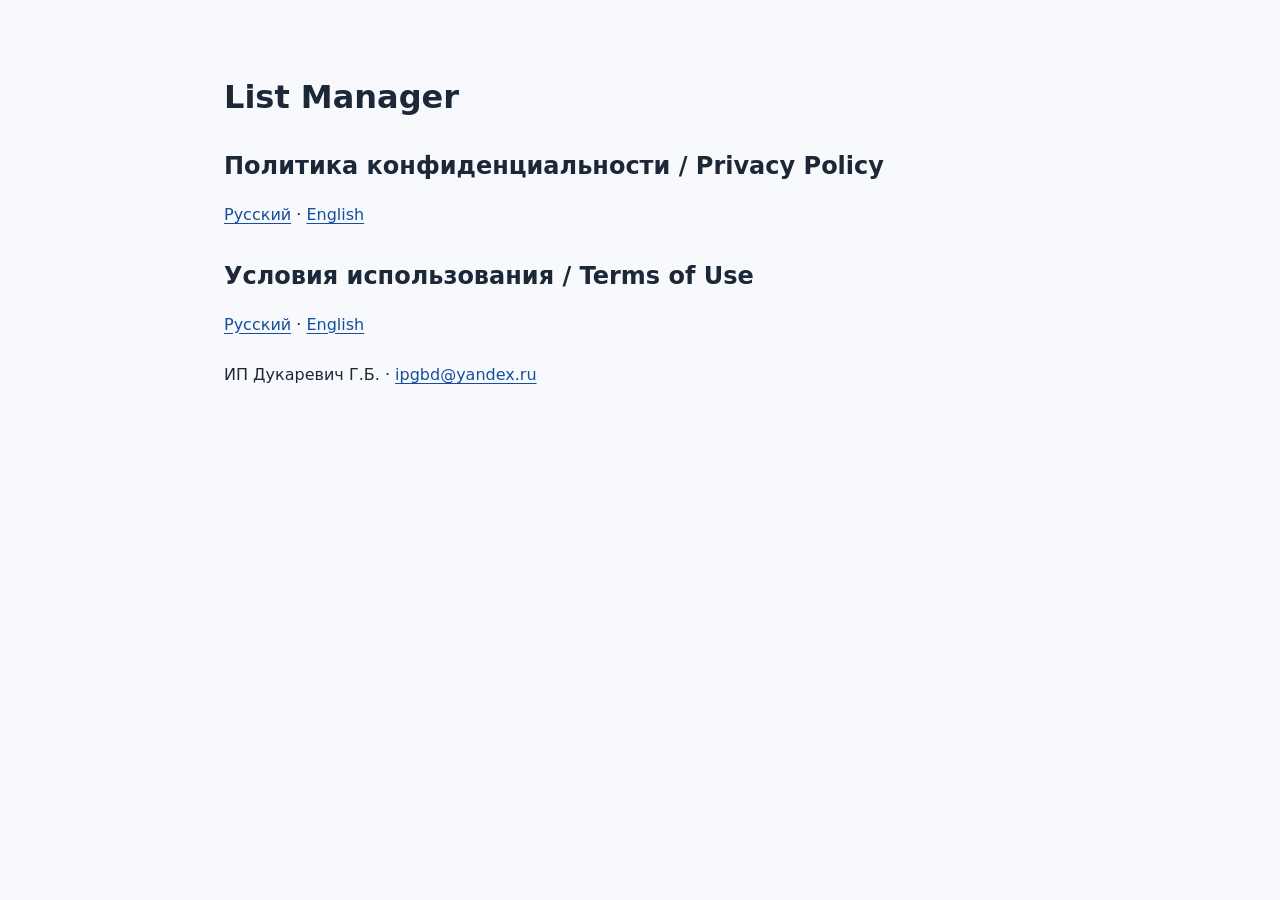
<file: index.html>
<!doctype html>
<html lang="ru">
<head>
  <meta charset="utf-8">
  <meta name="viewport" content="width=device-width, initial-scale=1">
  <title>List Manager — Правовые документы / Legal documents</title>
  <link rel="stylesheet" href="style.css">
</head>
<body><main>
  <h1>List Manager</h1>
  <h2>Политика конфиденциальности / Privacy Policy</h2>
  <nav aria-label="Privacy Policy"><a href="privacy/ru.html" lang="ru">Русский</a> · <a href="privacy/en.html" lang="en">English</a></nav>
  <h2>Условия использования / Terms of Use</h2>
  <nav aria-label="Terms of Use"><a href="terms/ru.html" lang="ru">Русский</a> · <a href="terms/en.html" lang="en">English</a></nav>
  <p>ИП Дукаревич Г.Б. · <a href="mailto:ipgbd@yandex.ru">ipgbd@yandex.ru</a></p>
</main></body>
</html>
</file>
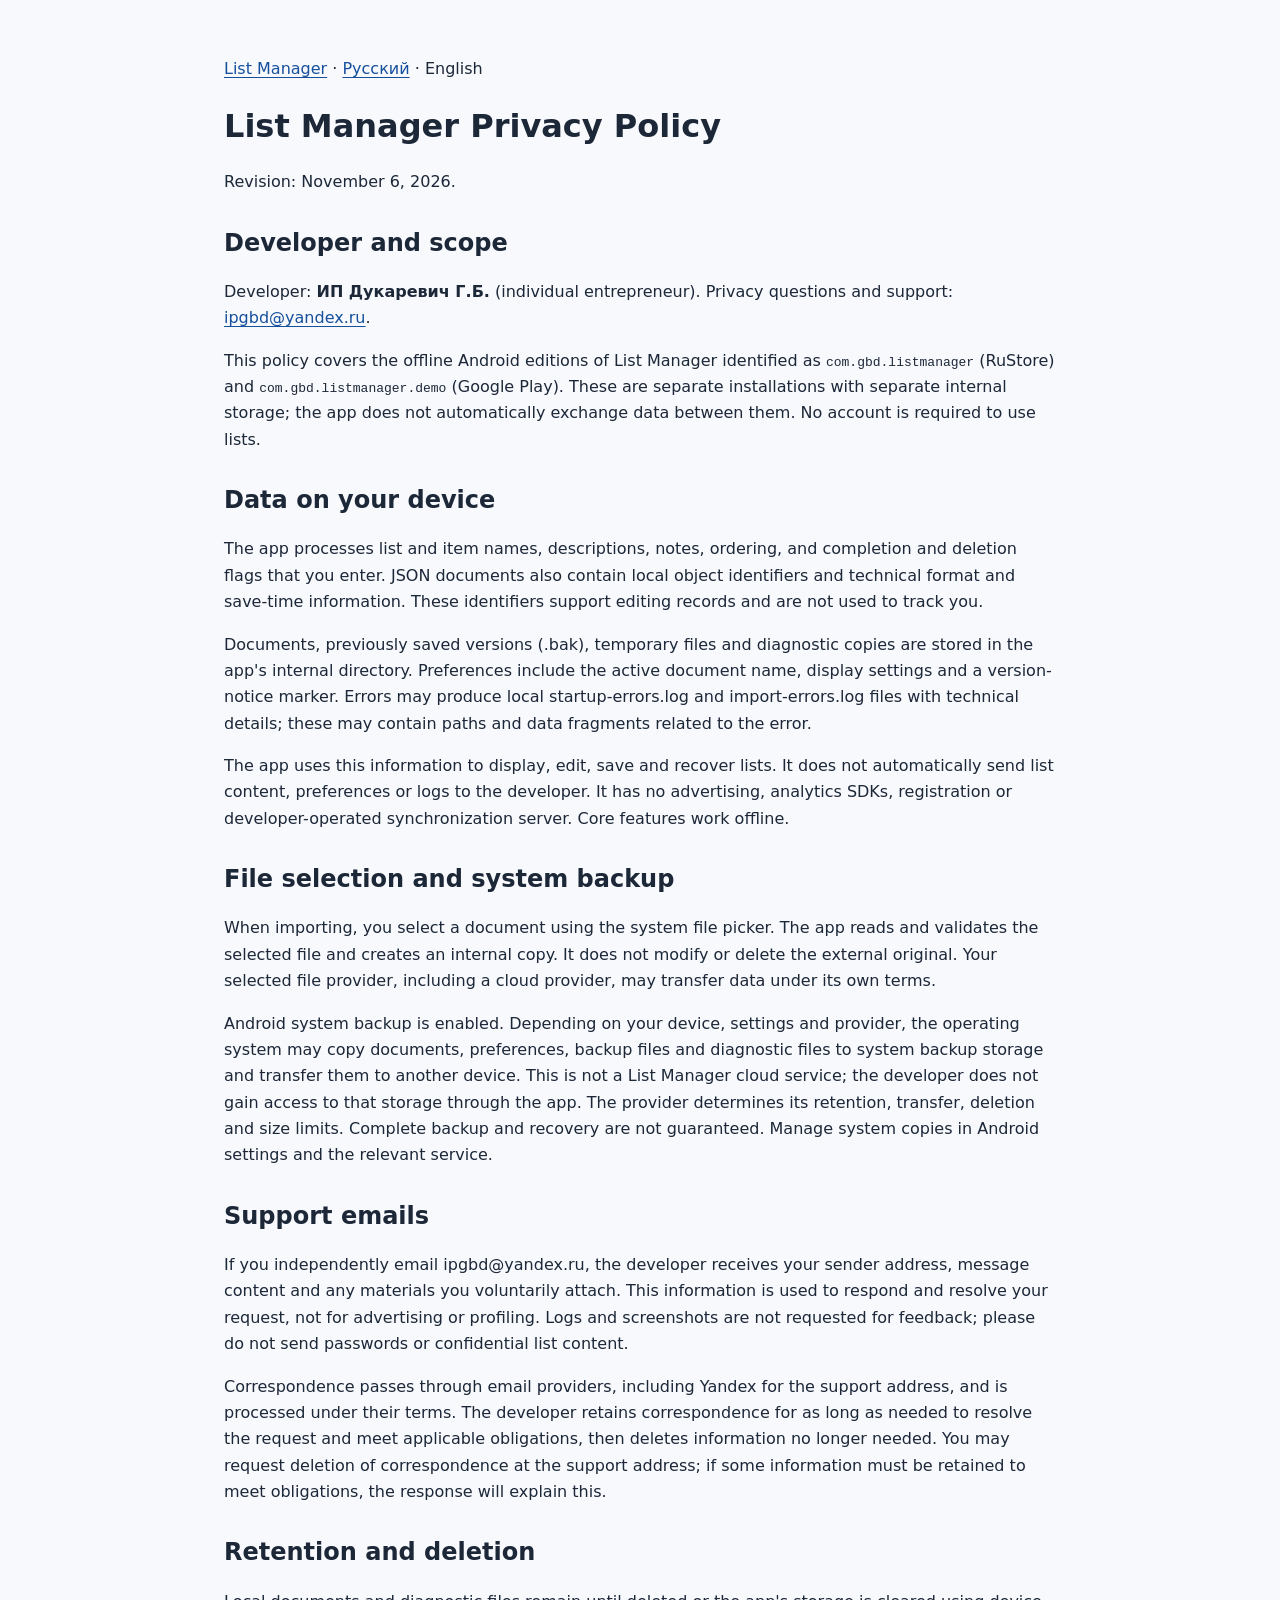
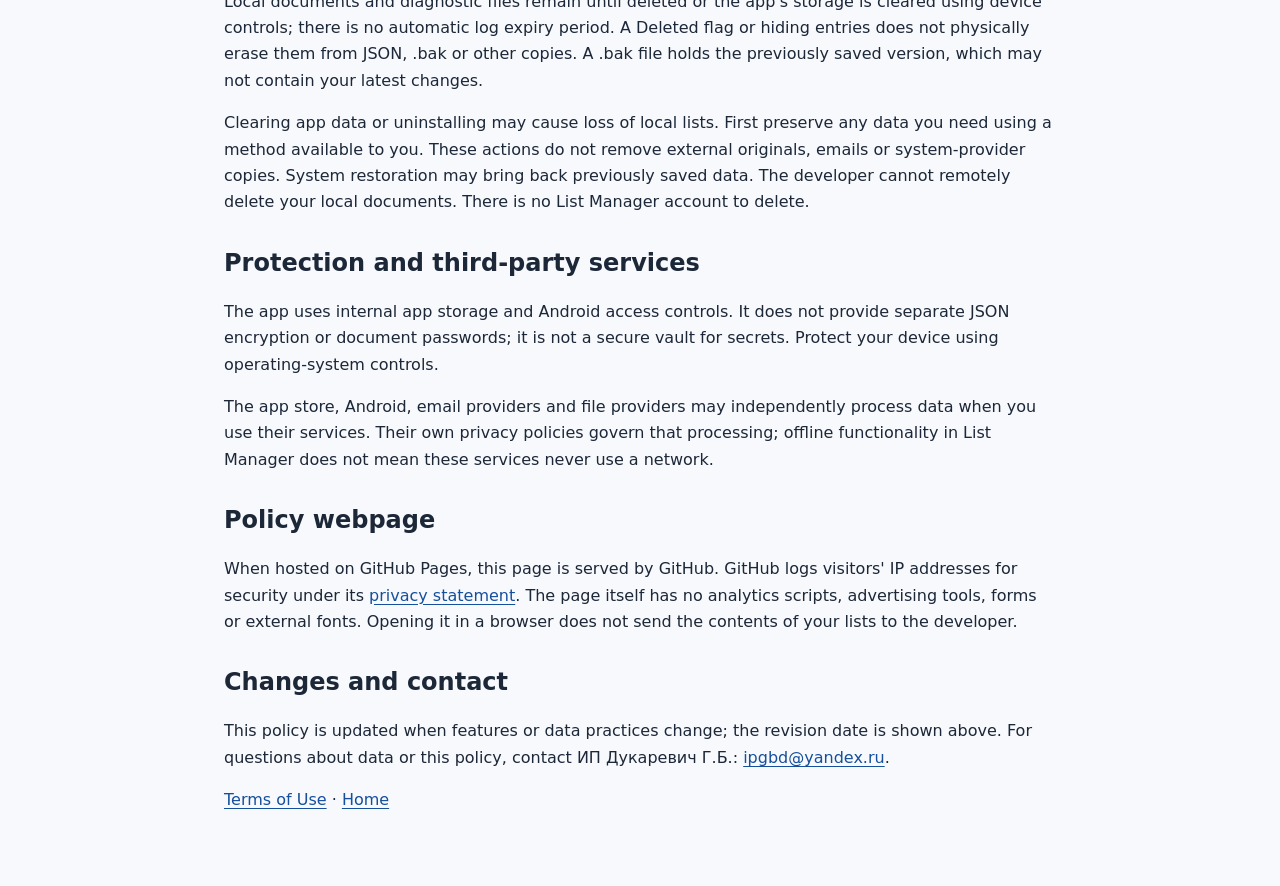
<file: privacy/en.html>
<!doctype html>
<html lang="en">
<head>
  <meta charset="utf-8">
  <meta name="viewport" content="width=device-width, initial-scale=1">
  <title>List Manager — Privacy Policy</title>
  <link rel="stylesheet" href="../style.css">
</head>
<body><main>
  <nav aria-label="Language"><a href="../index.html">List Manager</a> · <a href="ru.html" lang="ru" hreflang="ru">Русский</a> · English</nav>
  <h1>List Manager Privacy Policy</h1>
  <p>Revision: November 6, 2026.</p>

  <h2>Developer and scope</h2>
  <p>Developer: <strong>ИП Дукаревич Г.Б.</strong> (individual entrepreneur). Privacy questions and support: <a href="mailto:ipgbd@yandex.ru">ipgbd@yandex.ru</a>.</p>
  <p>This policy covers the offline Android editions of List Manager identified as <code>com.gbd.listmanager</code> (RuStore) and <code>com.gbd.listmanager.demo</code> (Google Play). These are separate installations with separate internal storage; the app does not automatically exchange data between them. No account is required to use lists.</p>

  <h2>Data on your device</h2>
  <p>The app processes list and item names, descriptions, notes, ordering, and completion and deletion flags that you enter. JSON documents also contain local object identifiers and technical format and save-time information. These identifiers support editing records and are not used to track you.</p>
  <p>Documents, previously saved versions (.bak), temporary files and diagnostic copies are stored in the app's internal directory. Preferences include the active document name, display settings and a version-notice marker. Errors may produce local startup-errors.log and import-errors.log files with technical details; these may contain paths and data fragments related to the error.</p>
  <p>The app uses this information to display, edit, save and recover lists. It does not automatically send list content, preferences or logs to the developer. It has no advertising, analytics SDKs, registration or developer-operated synchronization server. Core features work offline.</p>

  <h2>File selection and system backup</h2>
  <p>When importing, you select a document using the system file picker. The app reads and validates the selected file and creates an internal copy. It does not modify or delete the external original. Your selected file provider, including a cloud provider, may transfer data under its own terms.</p>
  <p>Android system backup is enabled. Depending on your device, settings and provider, the operating system may copy documents, preferences, backup files and diagnostic files to system backup storage and transfer them to another device. This is not a List Manager cloud service; the developer does not gain access to that storage through the app. The provider determines its retention, transfer, deletion and size limits. Complete backup and recovery are not guaranteed. Manage system copies in Android settings and the relevant service.</p>

  <h2>Support emails</h2>
  <p>If you independently email ipgbd@yandex.ru, the developer receives your sender address, message content and any materials you voluntarily attach. This information is used to respond and resolve your request, not for advertising or profiling. Logs and screenshots are not requested for feedback; please do not send passwords or confidential list content.</p>
  <p>Correspondence passes through email providers, including Yandex for the support address, and is processed under their terms. The developer retains correspondence for as long as needed to resolve the request and meet applicable obligations, then deletes information no longer needed. You may request deletion of correspondence at the support address; if some information must be retained to meet obligations, the response will explain this.</p>

  <h2>Retention and deletion</h2>
  <p>Local documents and diagnostic files remain until deleted or the app's storage is cleared using device controls; there is no automatic log expiry period. A Deleted flag or hiding entries does not physically erase them from JSON, .bak or other copies. A .bak file holds the previously saved version, which may not contain your latest changes.</p>
  <p>Clearing app data or uninstalling may cause loss of local lists. First preserve any data you need using a method available to you. These actions do not remove external originals, emails or system-provider copies. System restoration may bring back previously saved data. The developer cannot remotely delete your local documents. There is no List Manager account to delete.</p>

  <h2>Protection and third-party services</h2>
  <p>The app uses internal app storage and Android access controls. It does not provide separate JSON encryption or document passwords; it is not a secure vault for secrets. Protect your device using operating-system controls.</p>
  <p>The app store, Android, email providers and file providers may independently process data when you use their services. Their own privacy policies govern that processing; offline functionality in List Manager does not mean these services never use a network.</p>

  <h2>Policy webpage</h2>
  <p>When hosted on GitHub Pages, this page is served by GitHub. GitHub logs visitors' IP addresses for security under its <a href="https://docs.github.com/en/site-policy/privacy-policies/github-general-privacy-statement">privacy statement</a>. The page itself has no analytics scripts, advertising tools, forms or external fonts. Opening it in a browser does not send the contents of your lists to the developer.</p>

  <h2>Changes and contact</h2>
  <p>This policy is updated when features or data practices change; the revision date is shown above. For questions about data or this policy, contact ИП Дукаревич Г.Б.: <a href="mailto:ipgbd@yandex.ru">ipgbd@yandex.ru</a>.</p>
  <p><a href="../terms/en.html">Terms of Use</a> · <a href="../index.html">Home</a></p>
</main></body>
</html>
</file>
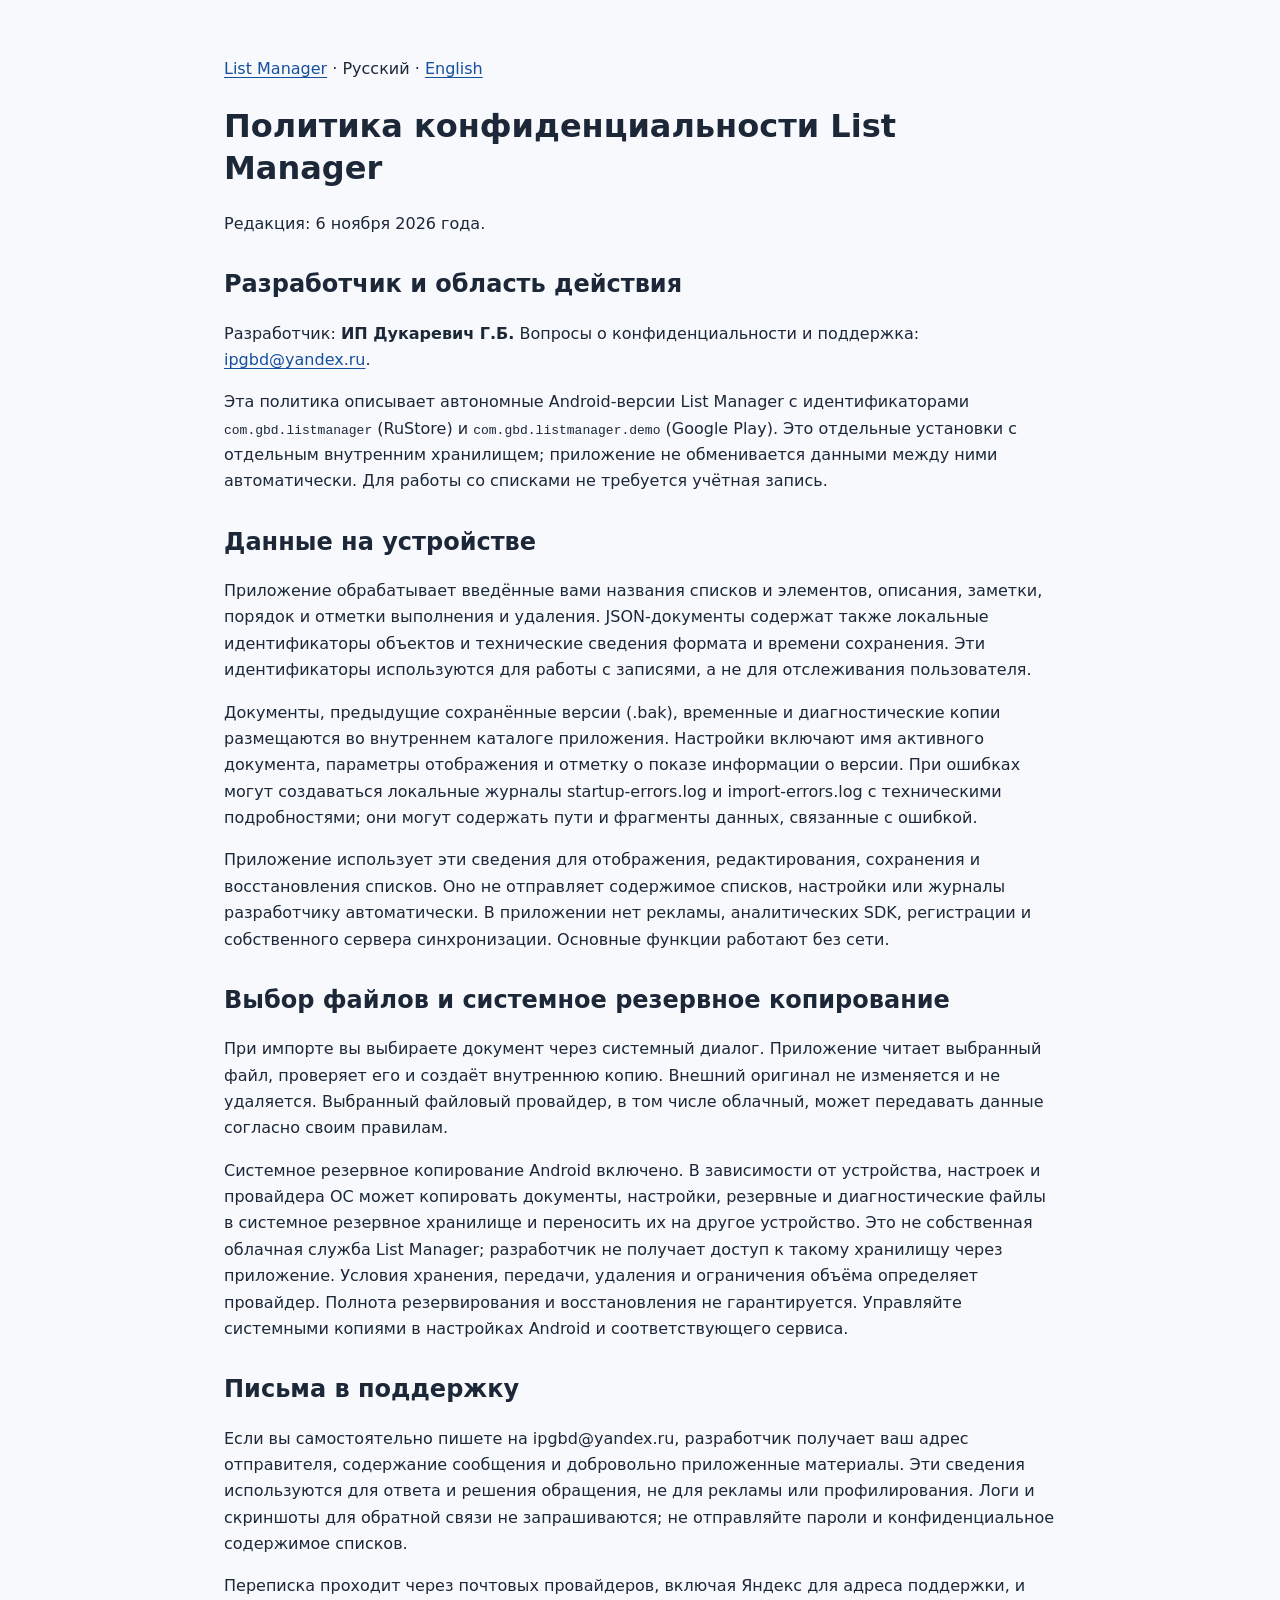
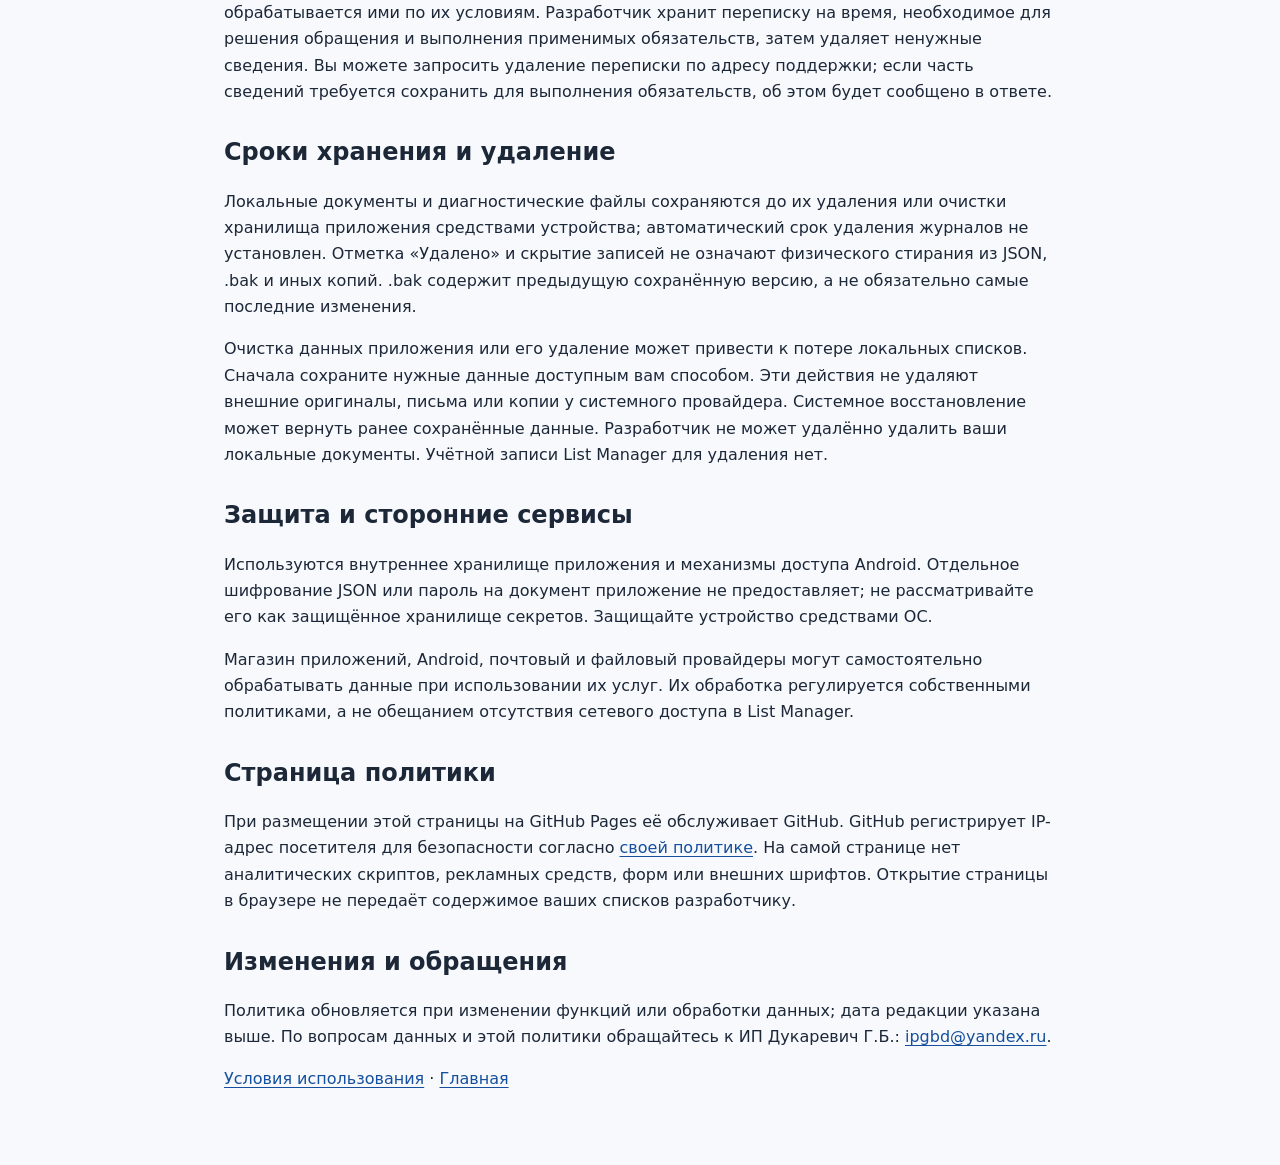
<file: privacy/ru.html>
<!doctype html>
<html lang="ru">
<head>
  <meta charset="utf-8">
  <meta name="viewport" content="width=device-width, initial-scale=1">
  <title>List Manager — Политика конфиденциальности</title>
  <link rel="stylesheet" href="../style.css">
</head>
<body><main>
  <nav aria-label="Язык"><a href="../index.html">List Manager</a> · Русский · <a href="en.html" lang="en" hreflang="en">English</a></nav>
  <h1>Политика конфиденциальности List Manager</h1>
  <p>Редакция: 6 ноября 2026 года.</p>

  <h2>Разработчик и область действия</h2>
  <p>Разработчик: <strong>ИП Дукаревич Г.Б.</strong> Вопросы о конфиденциальности и поддержка: <a href="mailto:ipgbd@yandex.ru">ipgbd@yandex.ru</a>.</p>
  <p>Эта политика описывает автономные Android-версии List Manager с идентификаторами <code>com.gbd.listmanager</code> (RuStore) и <code>com.gbd.listmanager.demo</code> (Google Play). Это отдельные установки с отдельным внутренним хранилищем; приложение не обменивается данными между ними автоматически. Для работы со списками не требуется учётная запись.</p>

  <h2>Данные на устройстве</h2>
  <p>Приложение обрабатывает введённые вами названия списков и элементов, описания, заметки, порядок и отметки выполнения и удаления. JSON-документы содержат также локальные идентификаторы объектов и технические сведения формата и времени сохранения. Эти идентификаторы используются для работы с записями, а не для отслеживания пользователя.</p>
  <p>Документы, предыдущие сохранённые версии (.bak), временные и диагностические копии размещаются во внутреннем каталоге приложения. Настройки включают имя активного документа, параметры отображения и отметку о показе информации о версии. При ошибках могут создаваться локальные журналы startup-errors.log и import-errors.log с техническими подробностями; они могут содержать пути и фрагменты данных, связанные с ошибкой.</p>
  <p>Приложение использует эти сведения для отображения, редактирования, сохранения и восстановления списков. Оно не отправляет содержимое списков, настройки или журналы разработчику автоматически. В приложении нет рекламы, аналитических SDK, регистрации и собственного сервера синхронизации. Основные функции работают без сети.</p>

  <h2>Выбор файлов и системное резервное копирование</h2>
  <p>При импорте вы выбираете документ через системный диалог. Приложение читает выбранный файл, проверяет его и создаёт внутреннюю копию. Внешний оригинал не изменяется и не удаляется. Выбранный файловый провайдер, в том числе облачный, может передавать данные согласно своим правилам.</p>
  <p>Системное резервное копирование Android включено. В зависимости от устройства, настроек и провайдера ОС может копировать документы, настройки, резервные и диагностические файлы в системное резервное хранилище и переносить их на другое устройство. Это не собственная облачная служба List Manager; разработчик не получает доступ к такому хранилищу через приложение. Условия хранения, передачи, удаления и ограничения объёма определяет провайдер. Полнота резервирования и восстановления не гарантируется. Управляйте системными копиями в настройках Android и соответствующего сервиса.</p>

  <h2>Письма в поддержку</h2>
  <p>Если вы самостоятельно пишете на ipgbd@yandex.ru, разработчик получает ваш адрес отправителя, содержание сообщения и добровольно приложенные материалы. Эти сведения используются для ответа и решения обращения, не для рекламы или профилирования. Логи и скриншоты для обратной связи не запрашиваются; не отправляйте пароли и конфиденциальное содержимое списков.</p>
  <p>Переписка проходит через почтовых провайдеров, включая Яндекс для адреса поддержки, и обрабатывается ими по их условиям. Разработчик хранит переписку на время, необходимое для решения обращения и выполнения применимых обязательств, затем удаляет ненужные сведения. Вы можете запросить удаление переписки по адресу поддержки; если часть сведений требуется сохранить для выполнения обязательств, об этом будет сообщено в ответе.</p>

  <h2>Сроки хранения и удаление</h2>
  <p>Локальные документы и диагностические файлы сохраняются до их удаления или очистки хранилища приложения средствами устройства; автоматический срок удаления журналов не установлен. Отметка «Удалено» и скрытие записей не означают физического стирания из JSON, .bak и иных копий. .bak содержит предыдущую сохранённую версию, а не обязательно самые последние изменения.</p>
  <p>Очистка данных приложения или его удаление может привести к потере локальных списков. Сначала сохраните нужные данные доступным вам способом. Эти действия не удаляют внешние оригиналы, письма или копии у системного провайдера. Системное восстановление может вернуть ранее сохранённые данные. Разработчик не может удалённо удалить ваши локальные документы. Учётной записи List Manager для удаления нет.</p>

  <h2>Защита и сторонние сервисы</h2>
  <p>Используются внутреннее хранилище приложения и механизмы доступа Android. Отдельное шифрование JSON или пароль на документ приложение не предоставляет; не рассматривайте его как защищённое хранилище секретов. Защищайте устройство средствами ОС.</p>
  <p>Магазин приложений, Android, почтовый и файловый провайдеры могут самостоятельно обрабатывать данные при использовании их услуг. Их обработка регулируется собственными политиками, а не обещанием отсутствия сетевого доступа в List Manager.</p>

  <h2>Страница политики</h2>
  <p>При размещении этой страницы на GitHub Pages её обслуживает GitHub. GitHub регистрирует IP-адрес посетителя для безопасности согласно <a href="https://docs.github.com/en/site-policy/privacy-policies/github-general-privacy-statement">своей политике</a>. На самой странице нет аналитических скриптов, рекламных средств, форм или внешних шрифтов. Открытие страницы в браузере не передаёт содержимое ваших списков разработчику.</p>

  <h2>Изменения и обращения</h2>
  <p>Политика обновляется при изменении функций или обработки данных; дата редакции указана выше. По вопросам данных и этой политики обращайтесь к ИП Дукаревич Г.Б.: <a href="mailto:ipgbd@yandex.ru">ipgbd@yandex.ru</a>.</p>
  <p><a href="../terms/ru.html">Условия использования</a> · <a href="../index.html">Главная</a></p>
</main></body>
</html>
</file>
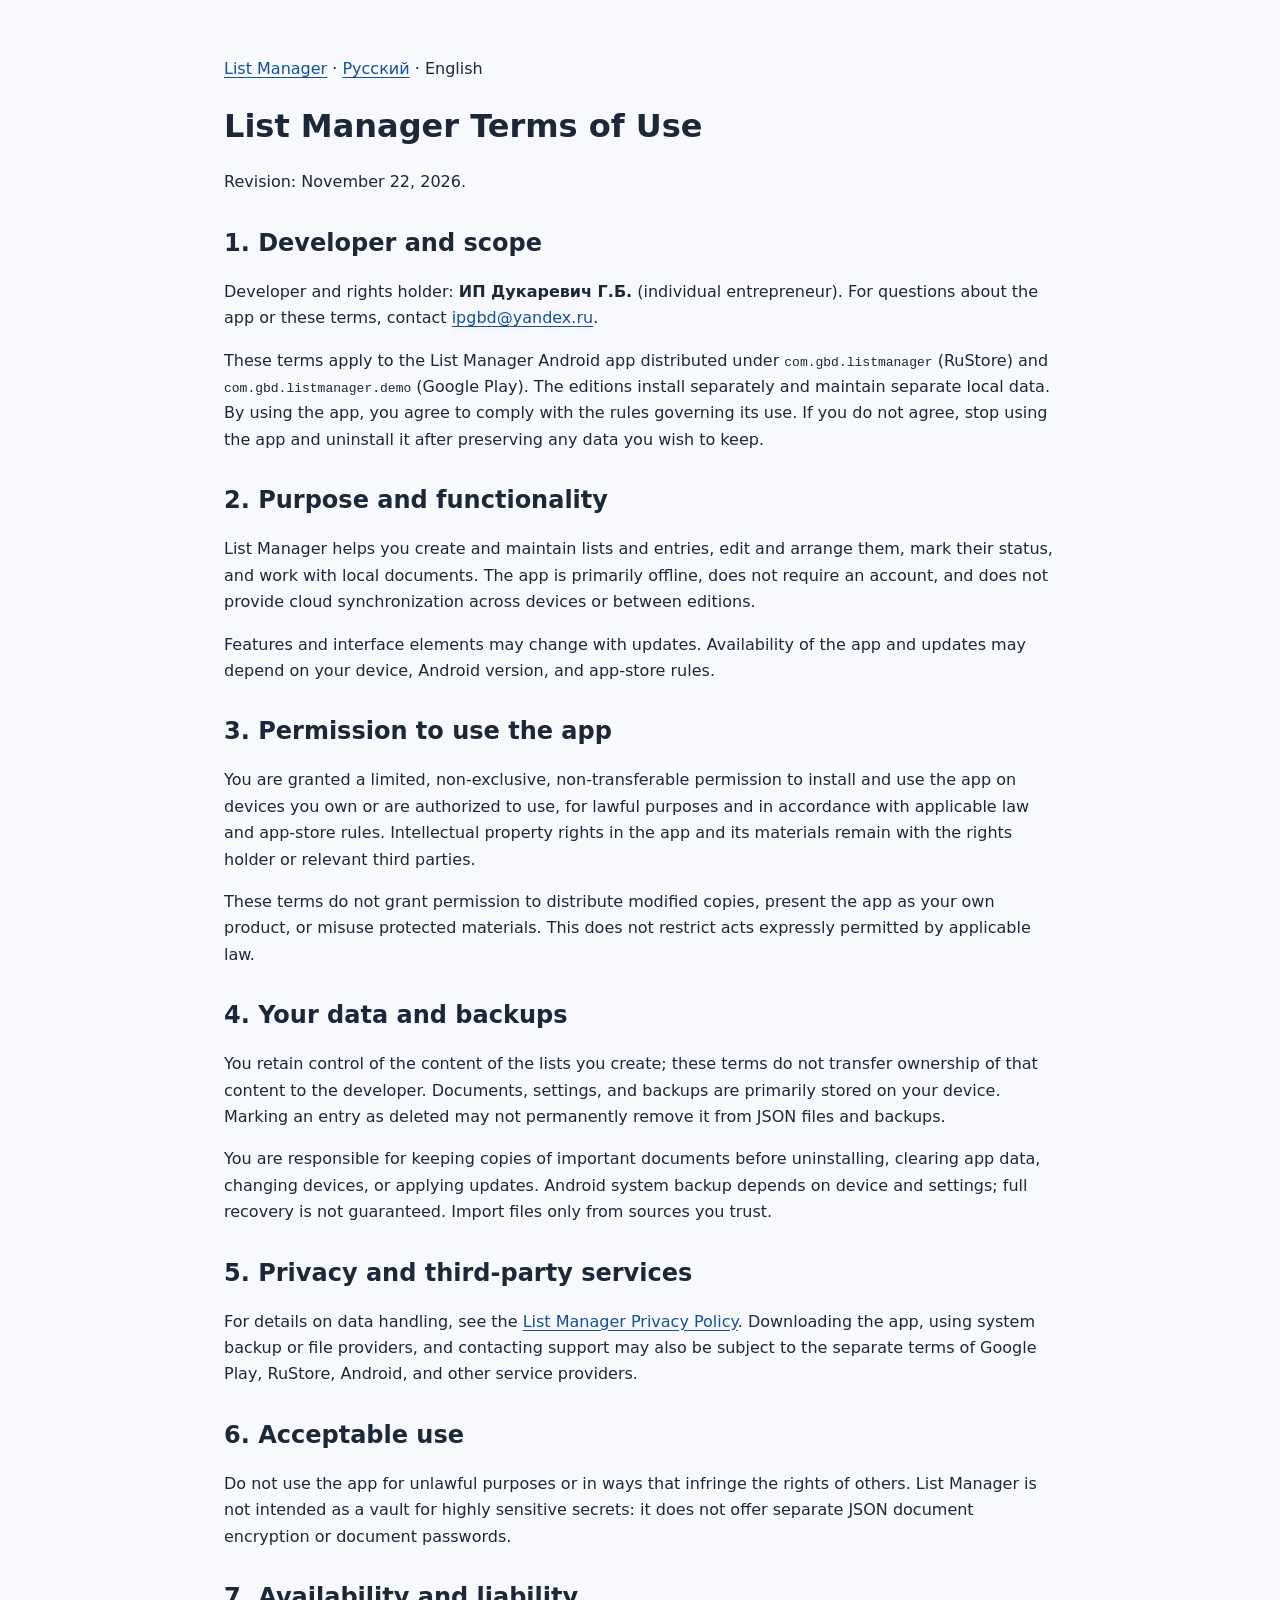
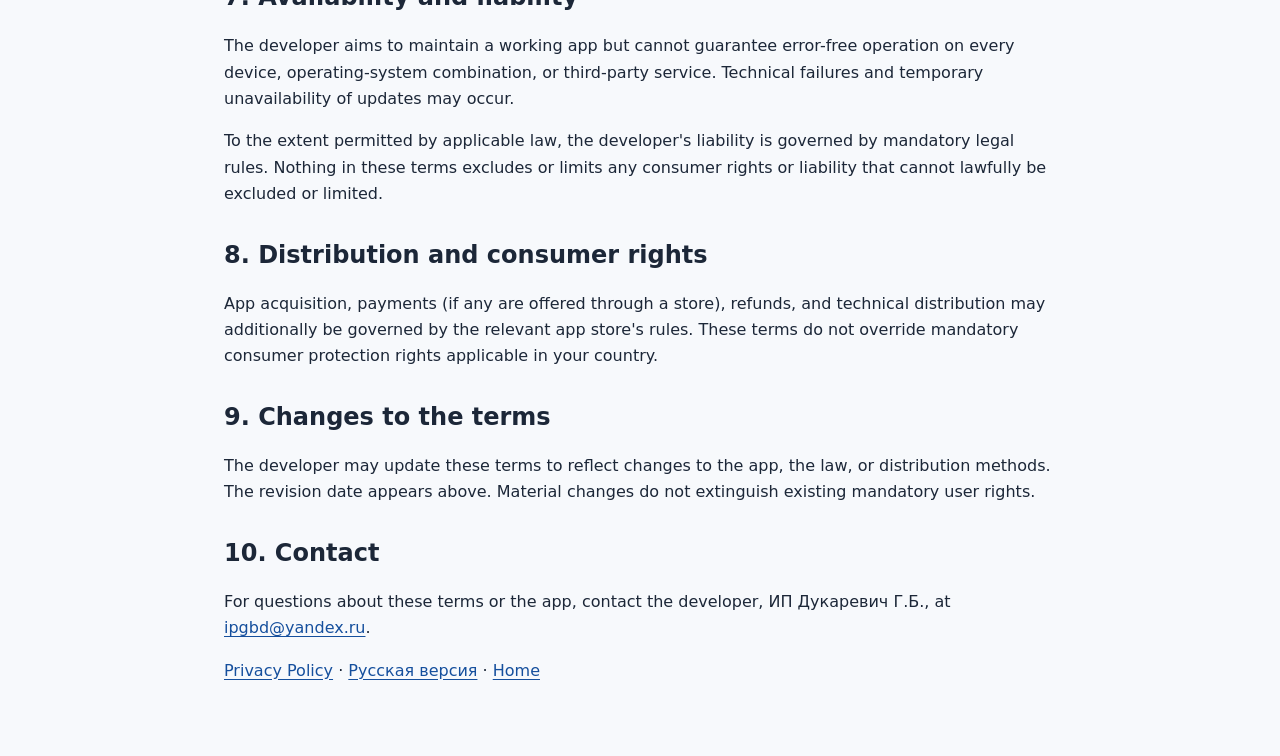
<file: terms/en.html>
<!doctype html>
<html lang="en">
<head>
  <meta charset="utf-8">
  <meta name="viewport" content="width=device-width, initial-scale=1">
  <meta name="description" content="Terms of Use for the List Manager Android application.">
  <title>List Manager — Terms of Use</title>
  <link rel="stylesheet" href="../style.css">
</head>
<body><main>
  <nav aria-label="Language"><a href="../index.html">List Manager</a> · <a href="ru.html" lang="ru" hreflang="ru">Русский</a> · English</nav>
  <h1>List Manager Terms of Use</h1>
  <p>Revision: November 22, 2026.</p>

  <h2>1. Developer and scope</h2>
  <p>Developer and rights holder: <strong>ИП Дукаревич Г.Б.</strong> (individual entrepreneur). For questions about the app or these terms, contact <a href="mailto:ipgbd@yandex.ru">ipgbd@yandex.ru</a>.</p>
  <p>These terms apply to the List Manager Android app distributed under <code>com.gbd.listmanager</code> (RuStore) and <code>com.gbd.listmanager.demo</code> (Google Play). The editions install separately and maintain separate local data. By using the app, you agree to comply with the rules governing its use. If you do not agree, stop using the app and uninstall it after preserving any data you wish to keep.</p>

  <h2>2. Purpose and functionality</h2>
  <p>List Manager helps you create and maintain lists and entries, edit and arrange them, mark their status, and work with local documents. The app is primarily offline, does not require an account, and does not provide cloud synchronization across devices or between editions.</p>
  <p>Features and interface elements may change with updates. Availability of the app and updates may depend on your device, Android version, and app-store rules.</p>

  <h2>3. Permission to use the app</h2>
  <p>You are granted a limited, non-exclusive, non-transferable permission to install and use the app on devices you own or are authorized to use, for lawful purposes and in accordance with applicable law and app-store rules. Intellectual property rights in the app and its materials remain with the rights holder or relevant third parties.</p>
  <p>These terms do not grant permission to distribute modified copies, present the app as your own product, or misuse protected materials. This does not restrict acts expressly permitted by applicable law.</p>

  <h2>4. Your data and backups</h2>
  <p>You retain control of the content of the lists you create; these terms do not transfer ownership of that content to the developer. Documents, settings, and backups are primarily stored on your device. Marking an entry as deleted may not permanently remove it from JSON files and backups.</p>
  <p>You are responsible for keeping copies of important documents before uninstalling, clearing app data, changing devices, or applying updates. Android system backup depends on device and settings; full recovery is not guaranteed. Import files only from sources you trust.</p>

  <h2>5. Privacy and third-party services</h2>
  <p>For details on data handling, see the <a href="../privacy/en.html">List Manager Privacy Policy</a>. Downloading the app, using system backup or file providers, and contacting support may also be subject to the separate terms of Google Play, RuStore, Android, and other service providers.</p>

  <h2>6. Acceptable use</h2>
  <p>Do not use the app for unlawful purposes or in ways that infringe the rights of others. List Manager is not intended as a vault for highly sensitive secrets: it does not offer separate JSON document encryption or document passwords.</p>

  <h2>7. Availability and liability</h2>
  <p>The developer aims to maintain a working app but cannot guarantee error-free operation on every device, operating-system combination, or third-party service. Technical failures and temporary unavailability of updates may occur.</p>
  <p>To the extent permitted by applicable law, the developer's liability is governed by mandatory legal rules. Nothing in these terms excludes or limits any consumer rights or liability that cannot lawfully be excluded or limited.</p>

  <h2>8. Distribution and consumer rights</h2>
  <p>App acquisition, payments (if any are offered through a store), refunds, and technical distribution may additionally be governed by the relevant app store's rules. These terms do not override mandatory consumer protection rights applicable in your country.</p>

  <h2>9. Changes to the terms</h2>
  <p>The developer may update these terms to reflect changes to the app, the law, or distribution methods. The revision date appears above. Material changes do not extinguish existing mandatory user rights.</p>

  <h2>10. Contact</h2>
  <p>For questions about these terms or the app, contact the developer, ИП Дукаревич Г.Б., at <a href="mailto:ipgbd@yandex.ru">ipgbd@yandex.ru</a>.</p>
  <p><a href="../privacy/en.html">Privacy Policy</a> · <a href="ru.html" hreflang="ru" lang="ru">Русская версия</a> · <a href="../index.html">Home</a></p>
</main></body>
</html>
</file>
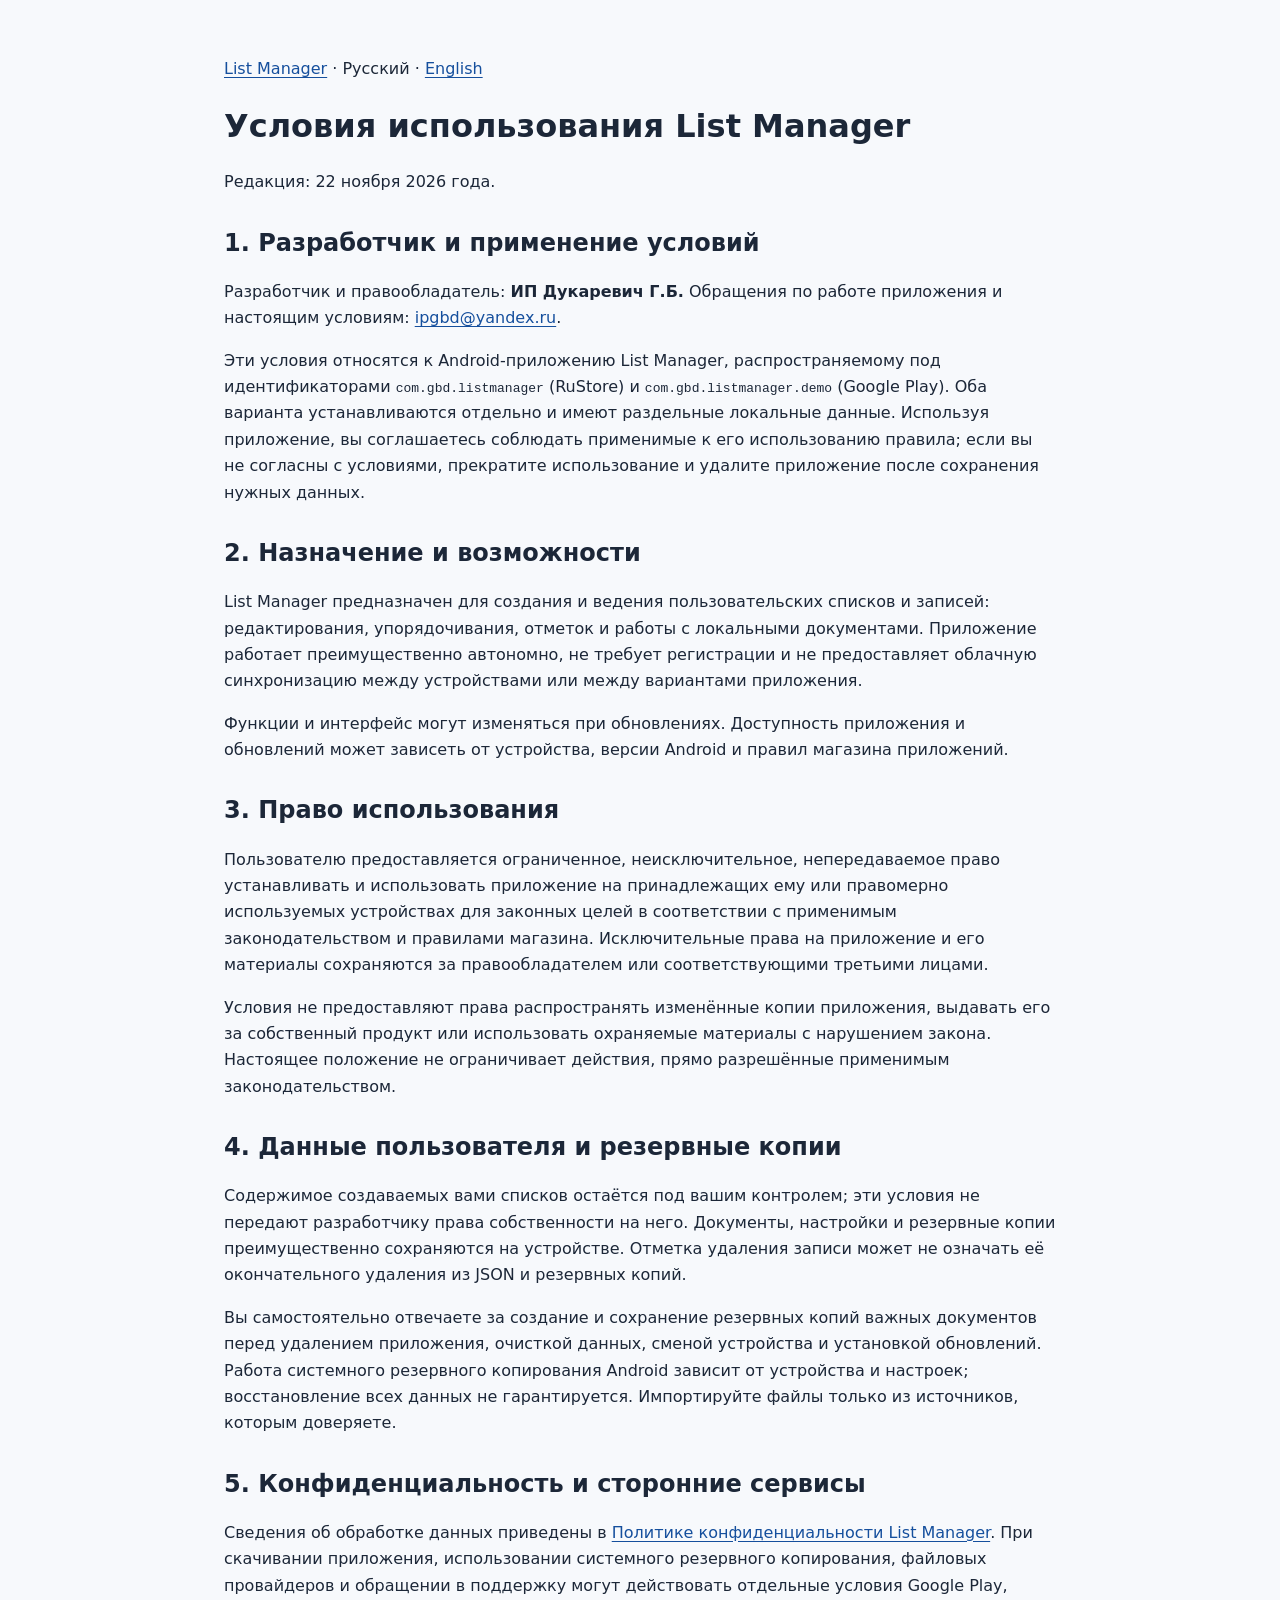
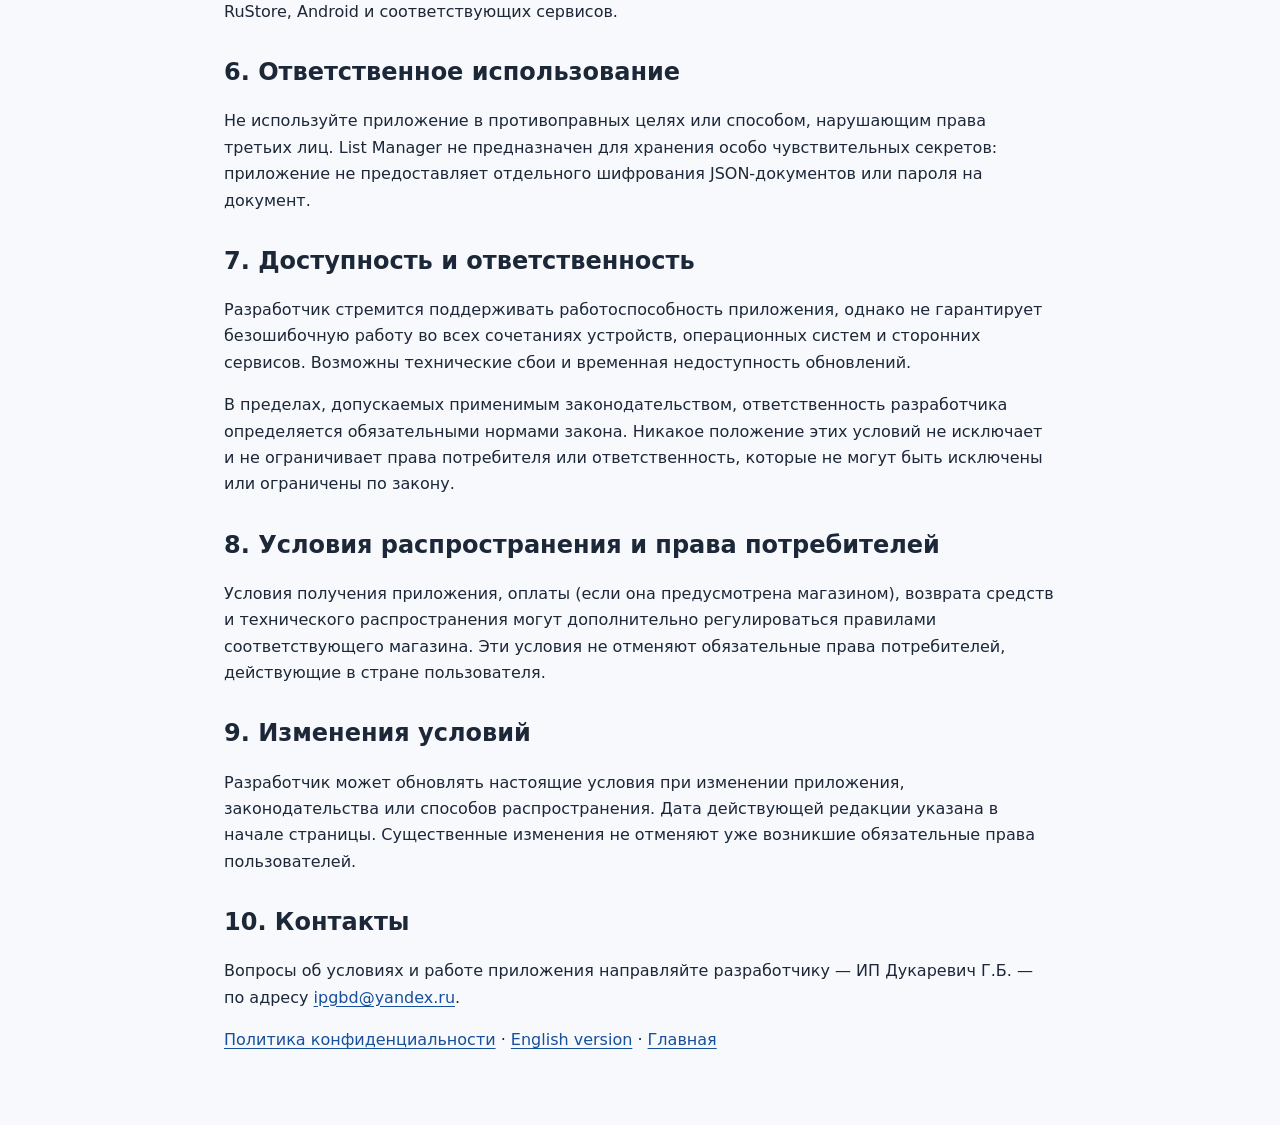
<file: terms/ru.html>
<!doctype html>
<html lang="ru">
<head>
  <meta charset="utf-8">
  <meta name="viewport" content="width=device-width, initial-scale=1">
  <meta name="description" content="Условия использования приложения List Manager для Android.">
  <title>List Manager — Условия использования</title>
  <link rel="stylesheet" href="../style.css">
</head>
<body><main>
  <nav aria-label="Язык"><a href="../index.html">List Manager</a> · Русский · <a href="en.html" lang="en" hreflang="en">English</a></nav>
  <h1>Условия использования List Manager</h1>
  <p>Редакция: 22 ноября 2026 года.</p>

  <h2>1. Разработчик и применение условий</h2>
  <p>Разработчик и правообладатель: <strong>ИП Дукаревич Г.Б.</strong> Обращения по работе приложения и настоящим условиям: <a href="mailto:ipgbd@yandex.ru">ipgbd@yandex.ru</a>.</p>
  <p>Эти условия относятся к Android-приложению List Manager, распространяемому под идентификаторами <code>com.gbd.listmanager</code> (RuStore) и <code>com.gbd.listmanager.demo</code> (Google Play). Оба варианта устанавливаются отдельно и имеют раздельные локальные данные. Используя приложение, вы соглашаетесь соблюдать применимые к его использованию правила; если вы не согласны с условиями, прекратите использование и удалите приложение после сохранения нужных данных.</p>

  <h2>2. Назначение и возможности</h2>
  <p>List Manager предназначен для создания и ведения пользовательских списков и записей: редактирования, упорядочивания, отметок и работы с локальными документами. Приложение работает преимущественно автономно, не требует регистрации и не предоставляет облачную синхронизацию между устройствами или между вариантами приложения.</p>
  <p>Функции и интерфейс могут изменяться при обновлениях. Доступность приложения и обновлений может зависеть от устройства, версии Android и правил магазина приложений.</p>

  <h2>3. Право использования</h2>
  <p>Пользователю предоставляется ограниченное, неисключительное, непередаваемое право устанавливать и использовать приложение на принадлежащих ему или правомерно используемых устройствах для законных целей в соответствии с применимым законодательством и правилами магазина. Исключительные права на приложение и его материалы сохраняются за правообладателем или соответствующими третьими лицами.</p>
  <p>Условия не предоставляют права распространять изменённые копии приложения, выдавать его за собственный продукт или использовать охраняемые материалы с нарушением закона. Настоящее положение не ограничивает действия, прямо разрешённые применимым законодательством.</p>

  <h2>4. Данные пользователя и резервные копии</h2>
  <p>Содержимое создаваемых вами списков остаётся под вашим контролем; эти условия не передают разработчику права собственности на него. Документы, настройки и резервные копии преимущественно сохраняются на устройстве. Отметка удаления записи может не означать её окончательного удаления из JSON и резервных копий.</p>
  <p>Вы самостоятельно отвечаете за создание и сохранение резервных копий важных документов перед удалением приложения, очисткой данных, сменой устройства и установкой обновлений. Работа системного резервного копирования Android зависит от устройства и настроек; восстановление всех данных не гарантируется. Импортируйте файлы только из источников, которым доверяете.</p>

  <h2>5. Конфиденциальность и сторонние сервисы</h2>
  <p>Сведения об обработке данных приведены в <a href="../privacy/ru.html">Политике конфиденциальности List Manager</a>. При скачивании приложения, использовании системного резервного копирования, файловых провайдеров и обращении в поддержку могут действовать отдельные условия Google Play, RuStore, Android и соответствующих сервисов.</p>

  <h2>6. Ответственное использование</h2>
  <p>Не используйте приложение в противоправных целях или способом, нарушающим права третьих лиц. List Manager не предназначен для хранения особо чувствительных секретов: приложение не предоставляет отдельного шифрования JSON-документов или пароля на документ.</p>

  <h2>7. Доступность и ответственность</h2>
  <p>Разработчик стремится поддерживать работоспособность приложения, однако не гарантирует безошибочную работу во всех сочетаниях устройств, операционных систем и сторонних сервисов. Возможны технические сбои и временная недоступность обновлений.</p>
  <p>В пределах, допускаемых применимым законодательством, ответственность разработчика определяется обязательными нормами закона. Никакое положение этих условий не исключает и не ограничивает права потребителя или ответственность, которые не могут быть исключены или ограничены по закону.</p>

  <h2>8. Условия распространения и права потребителей</h2>
  <p>Условия получения приложения, оплаты (если она предусмотрена магазином), возврата средств и технического распространения могут дополнительно регулироваться правилами соответствующего магазина. Эти условия не отменяют обязательные права потребителей, действующие в стране пользователя.</p>

  <h2>9. Изменения условий</h2>
  <p>Разработчик может обновлять настоящие условия при изменении приложения, законодательства или способов распространения. Дата действующей редакции указана в начале страницы. Существенные изменения не отменяют уже возникшие обязательные права пользователей.</p>

  <h2>10. Контакты</h2>
  <p>Вопросы об условиях и работе приложения направляйте разработчику — ИП Дукаревич Г.Б. — по адресу <a href="mailto:ipgbd@yandex.ru">ipgbd@yandex.ru</a>.</p>
  <p><a href="../privacy/ru.html">Политика конфиденциальности</a> · <a href="en.html" hreflang="en" lang="en">English version</a> · <a href="../index.html">Главная</a></p>
</main></body>
</html>
</file>
<file: style.css>
:root { color-scheme: light dark; font-family: system-ui, sans-serif; line-height: 1.65; }
body { margin: 0; background: #f7f9fc; color: #1c2738; }
main { max-width: 52rem; margin: 2rem auto; padding: 1.5rem; }
h1, h2 { line-height: 1.3; overflow-wrap: anywhere; }
h2 { margin-top: 2rem; }
a { color: #154f9d; text-underline-offset: .18em; }
code { overflow-wrap: anywhere; }
nav { margin-bottom: 1.5rem; }
@media (prefers-color-scheme: dark) {
  body { background: #121922; color: #e7edf6; }
  a { color: #9dc7ff; }
}
</file>
